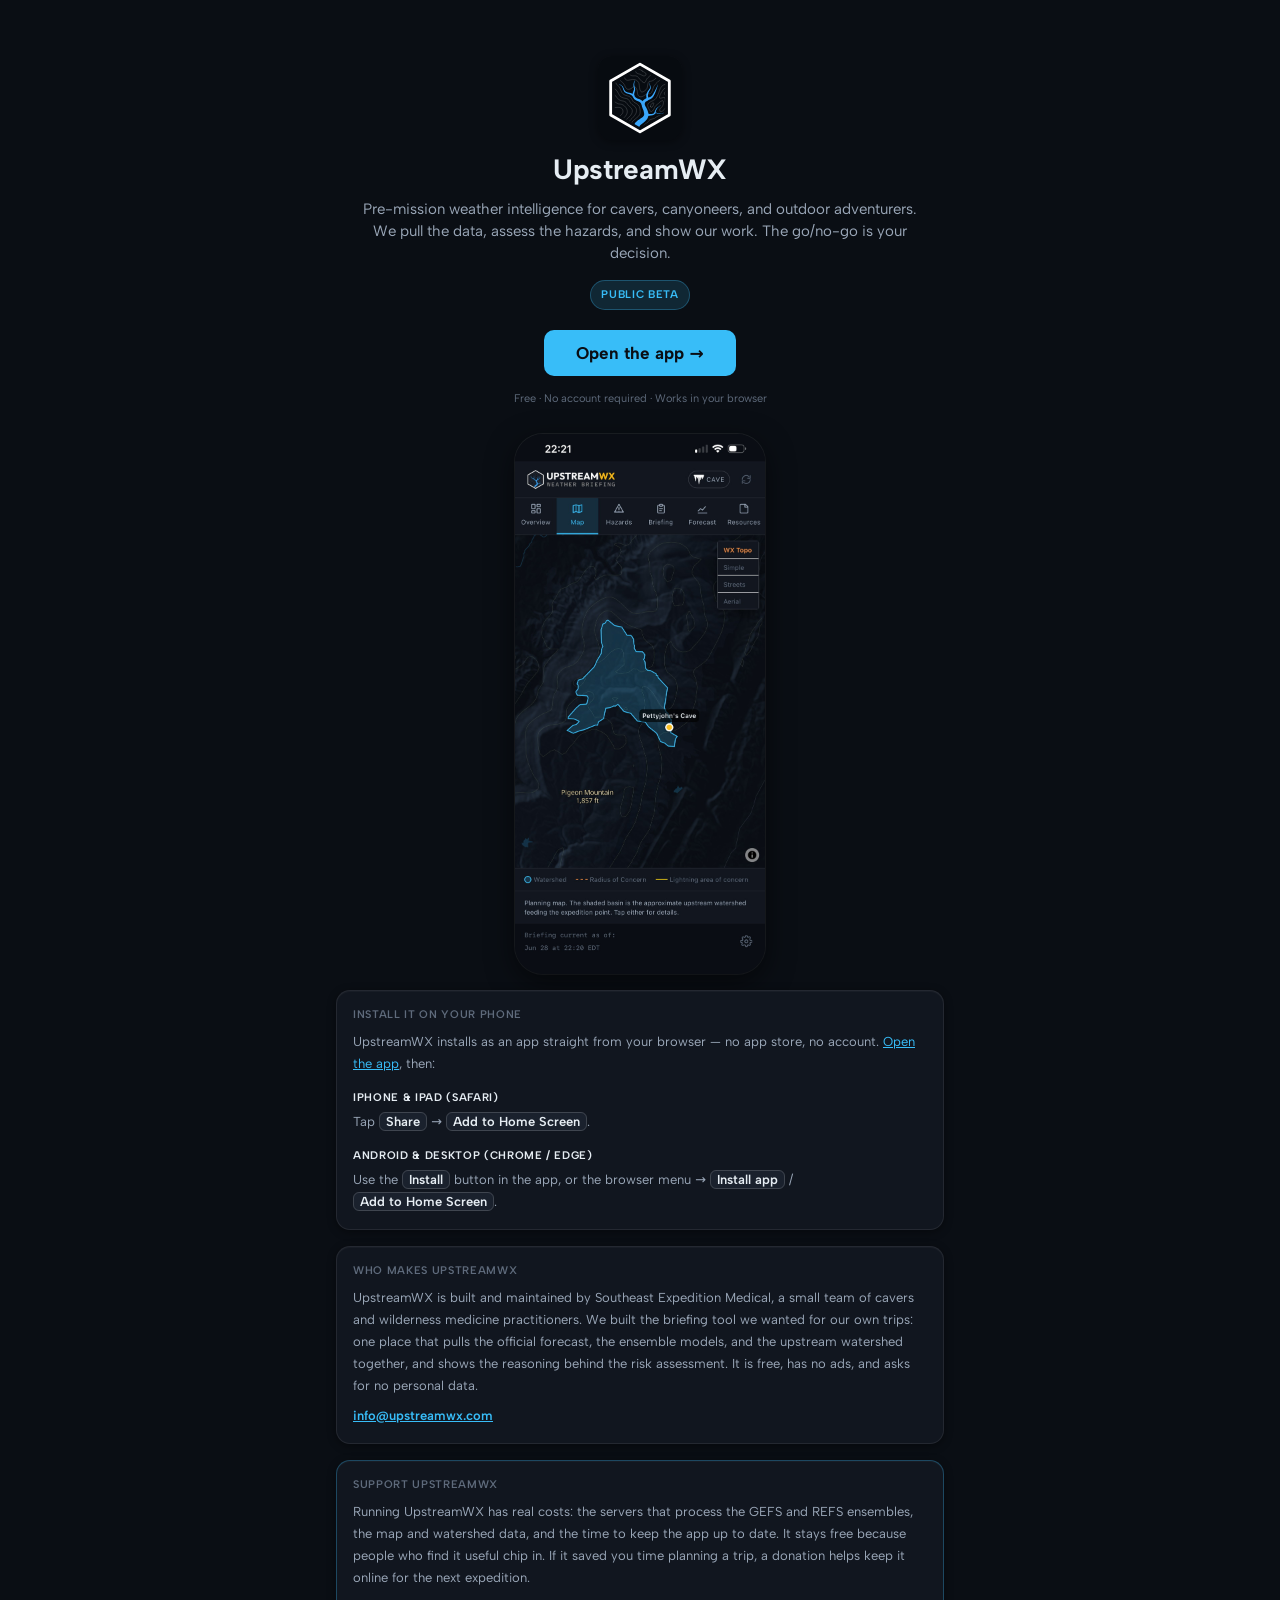
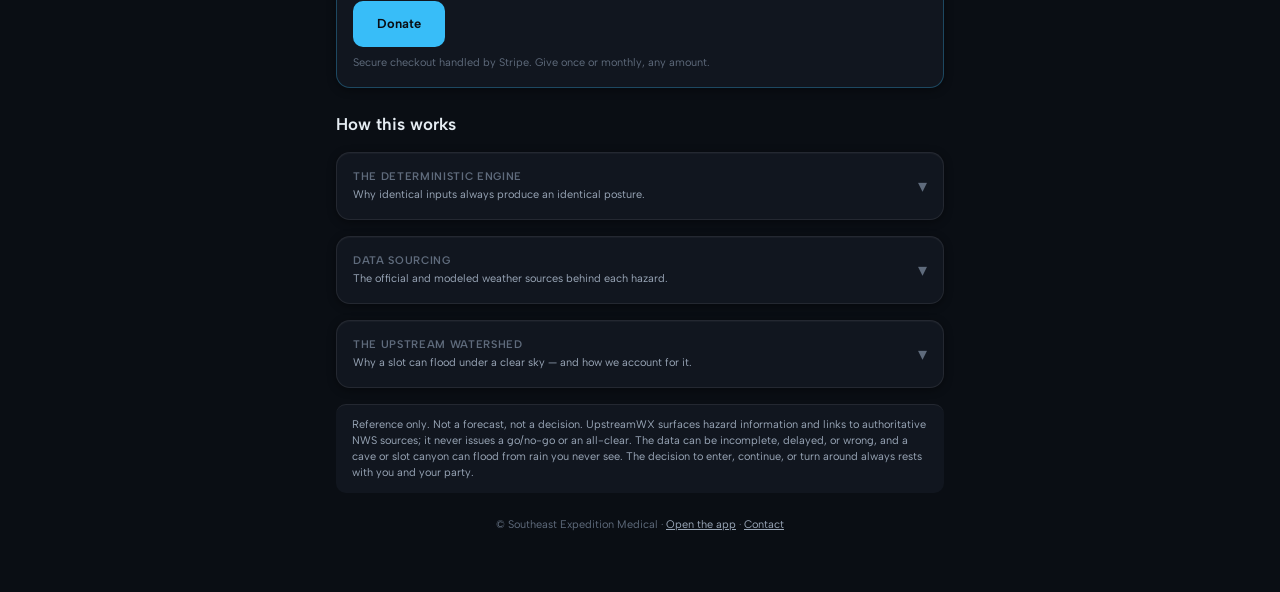
<file: landing/index.html>
<!DOCTYPE html>
<html lang="en">
  <head>
    <meta charset="utf-8" />
    <meta name="viewport" content="width=device-width, initial-scale=1, viewport-fit=cover" />
    <meta name="theme-color" content="#0a0e14" />
    <meta name="color-scheme" content="dark" />
    <meta
      name="description"
      content="UpstreamWX — a planning-reference, multi-hazard weather briefing for caving and canyoneering. Reference only."
    />
    <link rel="canonical" href="https://upstreamwx.com/" />

    <!-- Social / link previews -->
    <meta property="og:type" content="website" />
    <meta property="og:title" content="UpstreamWX — Weather Briefing for Caving & Canyoneering" />
    <meta
      property="og:description"
      content="Official and modeled weather for four life-safety hazards — flash flooding, lightning, heat, and cold/wet + hypothermia — over the upstream watershed. Reference only."
    />
    <meta property="og:url" content="https://upstreamwx.com/" />
    <meta name="twitter:card" content="summary" />

    <title>UpstreamWX — Weather Briefing for Caving &amp; Canyoneering</title>
    <link rel="icon" href="icons/icon.svg" type="image/svg+xml" />
    <link rel="apple-touch-icon" href="icons/icon.svg" />
    <!-- Albert Sans / Ubuntu Mono are vendored same-origin (docs/font-vendoring-provenance.md,
         same SA-05 rationale as the app's map libraries). Preload the primary body face. -->
    <link
      rel="preload"
      href="vendor/fonts/albert-sans-v4-latin-wght-normal.woff2"
      as="font"
      type="font/woff2"
      crossorigin
    />
    <link rel="stylesheet" href="styles/tokens.css" />
    <link rel="stylesheet" href="styles/landing.css" />
  </head>
  <body>
    <main class="wrap">
      <!-- Hero: identity + the one action that matters — open the app. -->
      <header class="hero">
        <img class="hero__logo" src="icons/icon.svg" alt="UpstreamWX logo" width="84" height="84" />
        <h1 class="hero__name">UpstreamWX</h1>
        <p class="hero__tagline">
          Pre-mission weather intelligence for cavers, canyoneers, and outdoor adventurers.
          We pull the data, assess the hazards, and show our work. The go/no-go is your decision.
        </p>
        <span class="beta-pill">Public Beta</span>
        <a class="cta" href="https://app.upstreamwx.com">Open the app &rarr;</a>
        <p class="hero__beta-note">Free &middot; No account required &middot; Works in your browser</p>
      </header>

      <!-- App screenshot — live example of the Map view with upstream watershed.
           Progressive JPEG, sized to exactly 3x the 250x540 CSS px .screenshot renders at.
           Progressive matters on a slow link: a baseline JPEG paints top-down, so a
           half-arrived hero reads as broken rather than as loading. -->
      <figure class="screenshot-fig">
        <img
          class="screenshot"
          src="images/app-screenshot.jpg"
          alt="UpstreamWX map view showing the upstream watershed for Pettyjohn's Cave on a dark topo basemap"
          width="749"
          height="1620"
          loading="lazy"
        />
      </figure>

      <!-- Add to Home Screen. The PWA install prompt only fires on the app's own origin
           (app.upstreamwx.com), and iOS never fires it at all — so the honest, reliable
           instruction is: open the app, then add it from the browser. -->
      <section class="card install">
        <div class="eyebrow">Install it on your phone</div>
        <p class="install__lead">
          UpstreamWX installs as an app straight from your browser — no app store, no
          account. <a href="https://app.upstreamwx.com">Open the app</a>, then:
        </p>
        <ul class="install__steps">
          <li>
            <span class="install__plat">iPhone &amp; iPad (Safari)</span>
            Tap <kbd>Share</kbd> &rarr; <kbd>Add to Home Screen</kbd>.
          </li>
          <li>
            <span class="install__plat">Android &amp; desktop (Chrome / Edge)</span>
            Use the <kbd>Install</kbd> button in the app, or the browser menu &rarr;
            <kbd>Install app</kbd> / <kbd>Add to Home Screen</kbd>.
          </li>
        </ul>
      </section>

      <!-- Who makes it (mirrors the PWA About view). -->
      <section class="card">
        <div class="eyebrow">Who makes UpstreamWX</div>
        <p class="about-p">
          UpstreamWX is built and maintained by Southeast Expedition Medical, a small team
          of cavers and wilderness medicine practitioners. We built the briefing tool we
          wanted for our own trips: one place that pulls the official forecast, the ensemble
          models, and the upstream watershed together, and shows the reasoning behind the
          risk assessment. It is free, has no ads, and asks for no personal data.
        </p>
        <a class="about-contact" href="mailto:info@upstreamwx.com">info@upstreamwx.com</a>
      </section>

      <!-- Support / donate (mirrors the PWA About view). -->
      <section class="card about-support">
        <div class="eyebrow">Support UpstreamWX</div>
        <p class="about-p">
          Running UpstreamWX has real costs: the servers that process the GEFS and REFS
          ensembles, the map and watershed data, and the time to keep the app up to date.
          It stays free because people who find it useful chip in. If it saved you time
          planning a trip, a donation helps keep it online for the next expedition.
        </p>
        <a class="about-donate" href="https://donate.stripe.com/3cIbIT75o6Jxept4aw4c800" target="_blank" rel="noopener noreferrer">Donate</a>
        <p class="about-support__note">Secure checkout handled by Stripe. Give once or monthly, any amount.</p>
      </section>

      <!-- Methodology, condensed from the About view's collapsible cards. -->
      <div class="about-section-head">How this works</div>

      <details class="card about-fold">
        <summary class="about-fold__summary">
          <span class="about-fold__head">
            <span class="eyebrow">The deterministic engine</span>
            <span class="about-fold__teaser">Why identical inputs always produce an identical posture.</span>
          </span>
          <span class="about-fold__chev" aria-hidden="true">&#9662;</span>
        </summary>
        <div class="about-fold__body">
          <p class="about-p">
            Every hazard posture, confidence level, and window of concern is decided by a
            deterministic, documented rule engine. Identical inputs always produce an
            identical result. The language model used for summary generation only frames
            the wording of the summary. It can never compute, raise, or lower a posture.
          </p>
          <ul class="about-list">
            <li>Four hazard exposures are scored independently on a common scale (Low, Moderate, High, Extreme).</li>
            <li>Each hazard applies only in the expedition phases where it is relevant (approach, technical span, egress) and per activity type. A cave technical span is treated as isolated from surface weather and shows flash flood only.</li>
            <li>The overall expedition posture is the maximum across all applicable hazards, and every hazard stays visible, so a high lightning posture on approach is never hidden behind a low flood posture.</li>
            <li>A confidence qualifier per hazard comes from GEFS ensemble agreement and cross-source consistency, including GEFS and REFS agreement on same-day windows.</li>
          </ul>
        </div>
      </details>

      <details class="card about-fold">
        <summary class="about-fold__summary">
          <span class="about-fold__head">
            <span class="eyebrow">Data sourcing</span>
            <span class="about-fold__teaser">The official and modeled weather sources behind each hazard.</span>
          </span>
          <span class="about-fold__chev" aria-hidden="true">&#9662;</span>
        </summary>
        <div class="about-fold__body">
          <p class="about-p">
            Providers sit behind a common interface, so the engine never depends on a
            specific source. If a non-mandatory source is unavailable the briefing still
            renders, marking that input as unavailable.
          </p>
          <div class="about-sources">
            <div><div class="about-source__name">NWS API <span class="about-source__access">api.weather.gov</span></div><div class="about-source__desc">Forecast discussions (AFD), watches, warnings, advisories, and NWS Heat Index categories. The authoritative anchor and a mandatory source.</div></div>
            <div><div class="about-source__name">Open-Meteo <span class="about-source__access">HRRR-derived fields</span></div><div class="about-source__desc">Derived numerical fields (QPF, precip probability, CAPE / lifted index, temperature, humidity, apparent temperature, wind) feeding all four hazard models.</div></div>
            <div><div class="about-source__name">GEFS (in-house) <span class="about-source__access">NCEP GRIB2, processed server-side</span></div><div class="about-source__desc">Global Ensemble Forecast System member-exceedance probabilities of precip and a convective proxy over the upstream domain, covering the full multi-day planning horizon at ~25 km resolution.</div></div>
            <div><div class="about-source__name">REFS (in-house) <span class="about-source__access">~3 km, same-day ~6 to 36 h</span></div><div class="about-source__desc">Rapid Ensemble Forecast System (RRFS Ensemble) neighborhood probabilities — 1 h / 3 h QPF, lightning, reflectivity — that sharpen the same-day window at ~3 km. Where both GEFS and REFS are in range, the engine takes the higher posture; REFS is authoritative for confidence.</div></div>
            <div><div class="about-source__name">SPC outlook <span class="about-source__access">Storm Prediction Center</span></div><div class="about-source__desc">Categorical and probabilistic severe and thunderstorm outlook, a secondary cross-check for lightning.</div></div>
            <div><div class="about-source__name">USGS NHD / WBD <span class="about-source__access">NLDI and Watershed Boundary Dataset</span></div><div class="about-source__desc">The stream network and watershed boundaries used to delineate the upstream contributing basin (a pour-point trace, with a HUC-12 fallback).</div></div>
          </div>
        </div>
      </details>

      <details class="card about-fold">
        <summary class="about-fold__summary">
          <span class="about-fold__head">
            <span class="eyebrow">The upstream watershed</span>
            <span class="about-fold__teaser">Why a slot can flood under a clear sky — and how we account for it.</span>
          </span>
          <span class="about-fold__chev" aria-hidden="true">&#9662;</span>
        </summary>
        <div class="about-fold__body">
          <p class="about-p">
            Flash-flood risk is assessed over the upstream contributing basin — the land
            that drains toward your point, not the point itself. This matters because a slot
            can flood under a clear sky from rain falling miles upstream. Aggregating
            probability over the drainage area is what catches that. Your coordinate is
            snapped onto the mapped stream network, the exact upstream basin is delineated,
            and ensemble precipitation probabilities are aggregated across it.
          </p>
          <p class="about-p">
            Surface delineation is a defensible proxy for canyoneering, but in karst terrain
            it is a rough estimate at best — underground drainage can cut across surface
            basins. Flash-flood risk is intentionally assessed on the coarse global GEFS grid
            (~0.5°, ~25 km) for the planning horizon — which buffers the watershed edges and
            partly accounts for subsurface drainage — sharpened inside the same-day window by the
            3 km REFS ensemble. User
            judgment is always required.
          </p>
        </div>
      </details>

      <!-- Reference-only disclaimer — required on every user-facing artifact (PRD Appendix C). -->
      <div class="disclaimer">
        Reference only. Not a forecast, not a decision. UpstreamWX surfaces hazard
        information and links to authoritative NWS sources; it never issues a go/no-go or an
        all-clear. The data can be incomplete, delayed, or wrong, and a cave or slot canyon
        can flood from rain you never see. The decision to enter, continue, or turn around
        always rests with you and your party.
      </div>

      <p class="foot">
        &copy; Southeast Expedition Medical &middot;
        <a href="https://app.upstreamwx.com">Open the app</a> &middot;
        <a href="mailto:info@upstreamwx.com">Contact</a>
      </p>
    </main>
  </body>
</html>
</file>
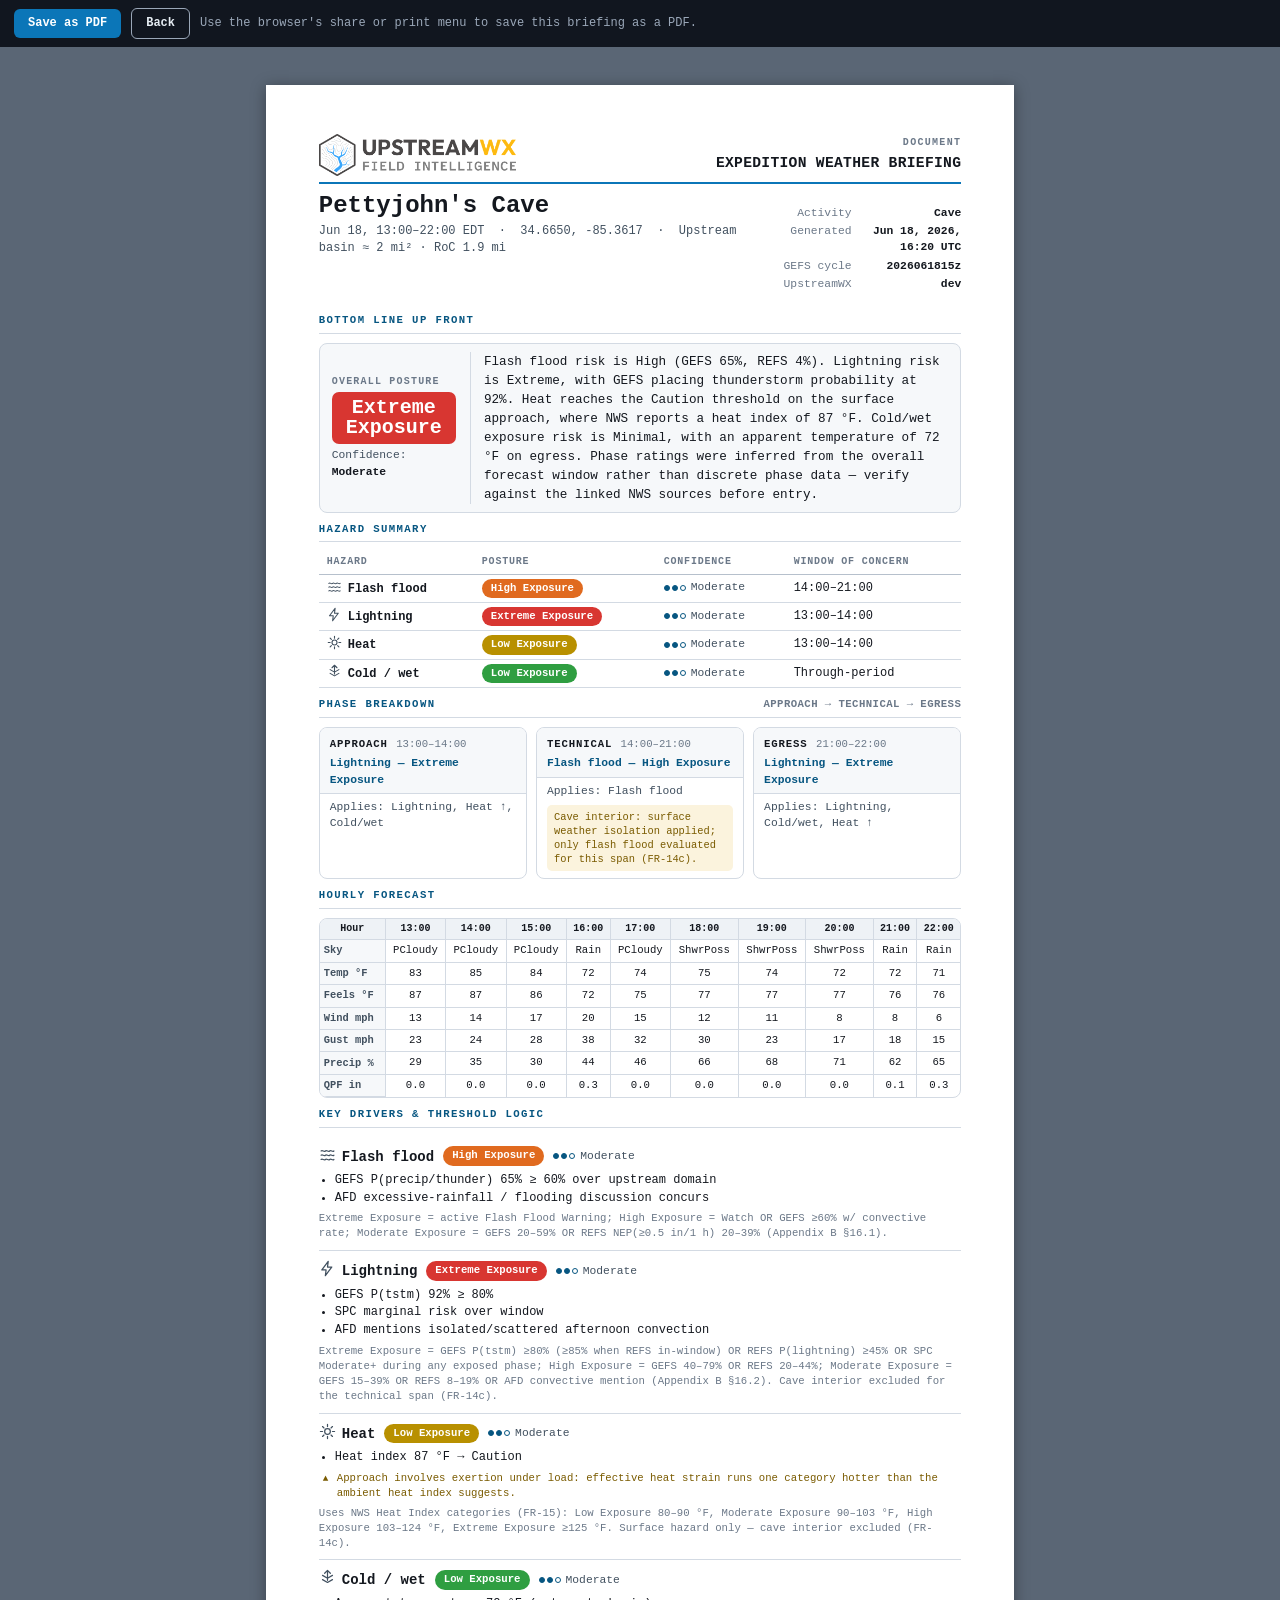
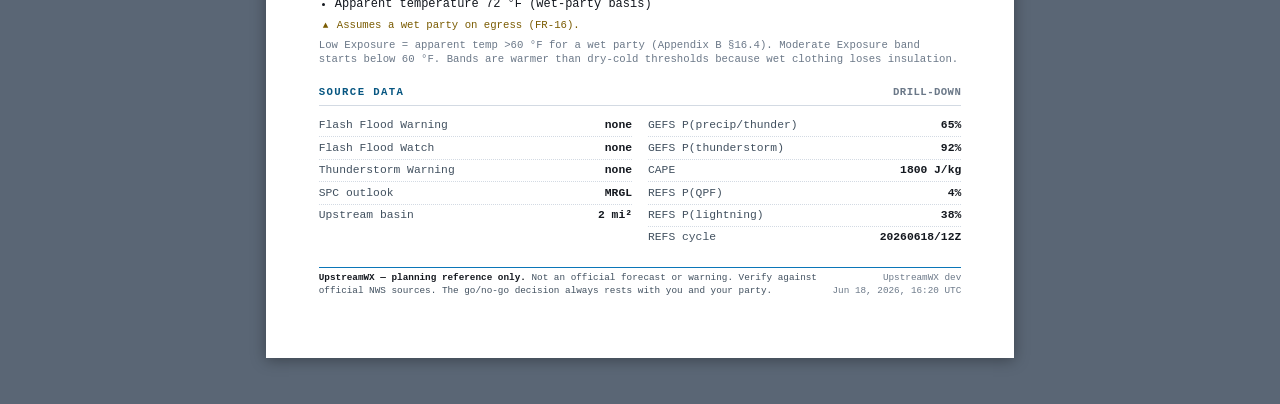
<file: frontend/pdf/briefing-pdf.html>
<!doctype html>
<html lang="en">
<head>
<meta charset="utf-8" />
<meta name="viewport" content="width=device-width, initial-scale=1" />
<title>UpstreamWX — Expedition Weather Briefing</title>
<!--
  PDF export template (FR-27, PRD §17.3).

  A print-optimized, single-origin render of the structured briefing contract
  (the same object the PWA renders its views from — frontend/data/sample-briefing.json,
  api BriefingResponse). Deliberately a LIGHT "paper" document rather than the dark
  PWA chrome: a PDF is read on paper or a white reader pane, where the dark briefing
  surface wastes ink and loses contrast. The FR-35 severity ladder is preserved as the
  ONLY loud color, per the style guide's "severity is the only loud color" principle.

  Reference-only (the five non-negotiables): this renders the engine's structured
  result verbatim and never emits a verdict. The §17.3 reference-only footer rides on
  every printed page.

  Data source: window.__BRIEFING__ if injected (the live tool path), else it fetches
  ../data/sample-briefing.json so the file is openable standalone as a worked example.
-->
<style>
  /* ── Page geometry ─────────────────────────────────────────────────────
     US Letter with a running footer reserved on every page. */
  @page {
    size: Letter;
    /* Zero TOP/BOTTOM margins so the browser's own print chrome (URL, date,
       "Page x of y") has no margin box to render into and is suppressed. The
       page's real top margin and the reference-only footer are supplied
       in-document by the layout table's <thead> spacer and repeating <tfoot>
       (see Pagination below), which print on every page in every engine —
       including iOS Safari, where position:fixed footers do NOT repeat.
       Side margins (≈0.71") stay here for horizontal breathing room. */
    margin: 0 18mm;
  }

  :root {
    /* Paper surfaces (light theme — print-first) */
    --p-bg: #ffffff;
    --p-surface: #f6f8fa;
    --p-surface-2: #eef2f6;
    --p-border: #d3dae3;
    --p-border-strong: #b6c0cc;
    --p-ink: #14181f;
    --p-ink-2: #41505f;
    --p-ink-muted: #6b7888;
    --p-brand: #0b76b8;        /* river cyan, darkened for paper contrast */
    --p-brand-ink: #075681;

    /* FR-35 severity ladder — the only semantic color set */
    --sev-minimal: #2f9e41;
    --sev-elevated: #c08a00;
    --sev-high: #e06a1f;
    --sev-extreme: #d83631;
    --heat-caution: #b89000;
    --heat-ext-caution: #c47a16;
    --heat-danger: #c4521f;
    --heat-ext-danger: #c02824;

    --sev-minimal-wash: #e7f5ea;
    --sev-elevated-wash: #fbf3dd;
    --sev-high-wash: #fdeede;
    --sev-extreme-wash: #fce4e3;
    --heat-caution-wash: #f8f1d6;
  }

  * { box-sizing: border-box; }

  html, body {
    margin: 0;
    padding: 0;
    background: #5a6675;           /* screen-only gutter around the page */
    color: var(--p-ink);
    font-family: ui-monospace, "SF Mono", "Roboto Mono", Menlo, Consolas, monospace;
    font-size: 10.5pt;
    line-height: 1.45;
    -webkit-print-color-adjust: exact;
    print-color-adjust: exact;
    /* Disable mobile/WebKit text auto-inflation (iOS Safari enlarges body text
       on print, which blew the fonts up and broke pagination — 2 pages became
       3). Pin it so the pt sizes render as authored on every device. */
    -webkit-text-size-adjust: 100%;
    text-size-adjust: 100%;
  }

  .mono { font-family: ui-monospace, "SF Mono", "Roboto Mono", Menlo, Consolas, monospace; }

  /* The page sheet — visible on screen, dissolves into the print page. */
  .sheet {
    width: 198mm;
    min-height: 272mm;
    margin: 10mm auto;
    padding: 13mm 14mm 16mm;
    background: var(--p-bg);
    box-shadow: 0 2px 14px rgba(0,0,0,0.35);
  }

  /* ── Masthead ─────────────────────────────────────────────────────────── */
  .masthead {
    display: flex;
    align-items: center;
    justify-content: space-between;
    gap: 12px;
    padding-bottom: 6px;
    border-bottom: 2px solid var(--p-brand);
  }
  .brand__logo { height: 42px; width: auto; display: block; flex: none; }
  .masthead__doc {
    text-align: right;
    font-size: 7.5pt; letter-spacing: 0.13em; text-transform: uppercase;
    color: var(--p-ink-muted); font-weight: 600;
  }
  .masthead__doc strong { display: block; font-size: 11pt; letter-spacing: 0.02em; color: var(--p-ink); margin-top: 2px; }

  /* ── Mission meta strip ───────────────────────────────────────────────── */
  .mission {
    display: flex; align-items: flex-start; justify-content: space-between;
    gap: 16px; margin-top: 9px;
  }
  .mission__title { font-size: 18pt; font-weight: 700; line-height: 1.1; margin: 0; }
  .mission__sub { font-size: 9pt; color: var(--p-ink-2); margin-top: 3px; }
  .meta-grid {
    display: grid; grid-template-columns: auto auto; gap: 2px 18px;
    font-size: 8.5pt; text-align: right; color: var(--p-ink-2);
  }
  .meta-grid dt { color: var(--p-ink-muted); }
  .meta-grid dd { margin: 0; font-weight: 600; color: var(--p-ink); }
  .meta-row { display: contents; }

  /* ── Section scaffolding ──────────────────────────────────────────────── */
  .section { margin-top: 9px; }
  .section--break { break-inside: avoid; }
  .section__head {
    display: flex; align-items: baseline; gap: 8px;
    font-size: 8pt; font-weight: 700; letter-spacing: 0.13em; text-transform: uppercase;
    color: var(--p-brand-ink);
    border-bottom: 1px solid var(--p-border);
    padding-bottom: 4px; margin-bottom: 9px;
  }
  .section__head .hint { margin-left: auto; font-weight: 600; letter-spacing: 0.04em; color: var(--p-ink-muted); }

  /* ── BLUF banner ──────────────────────────────────────────────────────── */
  .bluf {
    display: flex; align-items: center; gap: 14px;
    padding: 8px 12px; border-radius: 8px;
    border: 1px solid var(--p-border);
    background: var(--p-surface);
  }
  .bluf__posture { display: flex; flex-direction: column; gap: 3px; }
  .bluf__eyebrow { font-size: 7.5pt; font-weight: 700; letter-spacing: 0.12em; text-transform: uppercase; color: var(--p-ink-muted); }
  .bluf__chip {
    align-self: flex-start;
    font-size: 15pt; font-weight: 800; line-height: 1;
    padding: 6px 14px; border-radius: 7px; color: #fff;
    text-align: center;
  }
  .bluf__conf { font-size: 8.5pt; color: var(--p-ink-2); }
  .bluf__conf strong { color: var(--p-ink); }
  .bluf__summary { font-size: 9.5pt; line-height: 1.5; margin: 0; color: var(--p-ink); }
  .bluf__divider { width: 1px; align-self: stretch; background: var(--p-border); }

  /* ── Hazard BLUF table ────────────────────────────────────────────────── */
  table { width: 100%; border-collapse: collapse; }
  .hz-table th, .hz-table td {
    text-align: left; padding: 4px 8px; font-size: 9pt;
    border-bottom: 1px solid var(--p-border);
  }
  .hz-table th {
    font-size: 7.5pt; font-weight: 700; letter-spacing: 0.08em; text-transform: uppercase;
    color: var(--p-ink-muted); border-bottom: 1px solid var(--p-border-strong);
  }
  .hz-table td.hz-name { font-weight: 600; }
  .hz-table .col-c { text-align: center; }
  .hz-icon { width: 15px; height: 15px; vertical-align: -2px; margin-right: 6px; color: var(--p-ink-2); }

  /* Severity chip (inline, table + phases) */
  .chip {
    display: inline-block; font-size: 8pt; font-weight: 700;
    padding: 2px 9px; border-radius: 999px; color: #fff; white-space: nowrap;
  }
  .chip--ghost { background: transparent !important; color: var(--p-ink-muted) !important; border: 1px solid var(--p-border-strong); font-weight: 600; }

  /* Confidence pip + label */
  .conf { display: inline-flex; align-items: center; gap: 5px; font-size: 8.5pt; color: var(--p-ink-2); }
  .conf__dots { display: inline-flex; gap: 2px; }
  .conf__dot { width: 6px; height: 6px; border-radius: 999px; border: 1px solid var(--p-brand-ink); }
  .conf__dot.on { background: var(--p-brand-ink); }

  /* ── Phase breakdown ──────────────────────────────────────────────────── */
  /* minmax(0, 1fr) (not bare 1fr) so columns can shrink below the min-content
     of unbreakable strings ('Lightning — Extreme', 'Cold/wet'); bare 1fr lets
     those push the grid past the right margin and clip the last card. */
  .phases { display: grid; grid-template-columns: repeat(3, minmax(0, 1fr)); gap: 9px; }
  .phase {
    border: 1px solid var(--p-border); border-radius: 8px; overflow: hidden;
    break-inside: avoid; background: var(--p-bg);
  }
  .phase__head {
    padding: 5px 10px; background: var(--p-surface);
    border-bottom: 1px solid var(--p-border);
  }
  .phase__name { font-size: 8pt; font-weight: 700; letter-spacing: 0.08em; text-transform: uppercase; color: var(--p-ink); }
  .phase__win { font-size: 8pt; color: var(--p-ink-muted); }
  .phase__lead { font-size: 8.5pt; font-weight: 600; color: var(--p-brand-ink); margin-top: 2px; }
  .phase__body { padding: 5px 10px 7px; font-size: 8.5pt; }
  .phase__applies { color: var(--p-ink-2); }
  .phase__note {
    margin-top: 6px; padding: 5px 7px; border-radius: 5px;
    background: var(--sev-elevated-wash); color: #7a5b00;
    font-size: 7.8pt; line-height: 1.35;
  }

  /* ── Hazard detail cards ──────────────────────────────────────────────── */
  .hz-detail { break-inside: avoid; padding: 9px 0; border-bottom: 1px solid var(--p-border); }
  .hz-detail:last-child { border-bottom: 0; }
  .hz-detail__head { display: flex; align-items: center; gap: 9px; margin-bottom: 5px; }
  .hz-detail__name { font-size: 10.5pt; font-weight: 700; }
  .hz-detail__name .hz-icon { width: 17px; height: 17px; }
  .hz-detail ul { margin: 4px 0 0; padding-left: 16px; }
  .hz-detail li { font-size: 9pt; line-height: 1.4; margin-bottom: 1px; }
  .hz-detail__logic { font-size: 8pt; color: var(--p-ink-muted); margin-top: 5px; line-height: 1.4; }
  .hz-detail__assume {
    font-size: 8pt; color: #7a5b00; margin-top: 5px; line-height: 1.4;
    padding-left: 18px; position: relative;
  }
  .hz-detail__assume::before { content: "▲"; position: absolute; left: 4px; font-size: 7pt; top: 1px; }

  /* ── Forecast hourly table ────────────────────────────────────────────── */
  .fx-wrap { overflow: hidden; border: 1px solid var(--p-border); border-radius: 8px; }
  .fx-table { font-size: 8pt; }
  .fx-table th, .fx-table td {
    padding: 3px 4px; text-align: center; border-bottom: 1px solid var(--p-border);
    border-right: 1px solid var(--p-border);
  }
  .fx-table th:last-child, .fx-table td:last-child { border-right: 0; }
  .fx-table tr:last-child td { border-bottom: 0; }
  .fx-table thead th { background: var(--p-surface-2); font-weight: 700; font-size: 7.5pt; }
  .fx-table tbody th {
    text-align: left; font-weight: 600; color: var(--p-ink-2);
    background: var(--p-surface); white-space: nowrap; font-size: 7.8pt;
  }
  .fx-table td.mono { font-variant-numeric: tabular-nums; }

  /* ── Source data + resources ──────────────────────────────────────────── */
  .grid-2 { display: grid; grid-template-columns: 1fr 1fr; gap: 16px; }
  .kv { font-size: 8.5pt; }
  .kv__row { display: flex; justify-content: space-between; align-items: baseline; gap: 10px; padding: 2.5px 0; border-bottom: 1px dotted var(--p-border); }
  .kv__row:last-child { border-bottom: 0; }
  .kv__k { color: var(--p-ink-2); flex: 1 1 auto; min-width: 0; }
  .kv__v { font-weight: 600; font-variant-numeric: tabular-nums; flex: none; white-space: nowrap; text-align: right; }
  .src { font-size: 8.5pt; padding: 5px 0; border-bottom: 1px solid var(--p-border); break-inside: avoid; }
  .src:last-child { border-bottom: 0; }
  .src__title { font-weight: 600; }
  .src__url { color: var(--p-brand-ink); word-break: break-all; font-size: 7.8pt; }
  .src__sub { color: var(--p-ink-muted); font-size: 7.8pt; }

  /* ── Framing attribution banner ───────────────────────────────────────── */
  .framed-banner {
    margin-top: 10px; padding: 6px 10px; border-radius: 6px;
    background: var(--p-surface-2); border: 1px solid var(--p-border);
    font-size: 7.8pt; color: var(--p-ink-2);
  }

  /* ── Pagination ───────────────────────────────────────────────────────── */
  .page-break-before { break-before: page; page-break-before: always; }
  .section__head { break-after: avoid; page-break-after: avoid; } /* never orphan a heading */

  /* ── Running margins + reference-only footer (§17.3, FR-29/FR-40) ──────────
     All content is wrapped in <table class="layout">. Browsers repeat a table's
     <thead> and <tfoot> on EVERY printed page.
       · <thead> holds .run-top = the top page margin, every page.
       · <tfoot> holds .run-foot = bottom-margin spacer, every page. It is a
         bare spacer only (no footer text) so position:fixed on .page-foot can
         own the footer without needing to live inside a hidden tfoot.
       · .page-foot sits outside the table as a fixed sibling; Chromium repeats
         position:fixed elements on every PDF page. */
  .layout { width: 100%; border-collapse: collapse; }
  .layout > thead > tr > td, .layout > tbody > tr > td, .layout > tfoot > tr > td { padding: 0; }
  .run-top { height: 10mm; }    /* top page margin, every page */
  .run-foot { height: 22mm; }   /* bottom margin + footer clearance, every page */

  .page-foot {
    display: flex; align-items: flex-end; justify-content: space-between; gap: 14px;
    margin-top: 5mm; border-top: 1.5px solid var(--p-brand); padding-top: 4px;
    font-size: 7pt; line-height: 1.35; color: var(--p-ink-2);
  }
  .page-foot__note { max-width: 158mm; }
  .page-foot__note strong { color: var(--p-ink); }
  .page-foot__meta { flex: none; text-align: right; white-space: nowrap; color: var(--p-ink-muted); }

  /* ── Print overrides ──────────────────────────────────────────────────── */
  @media print {
    html, body { background: #fff; }
    .sheet { width: auto; min-height: 0; margin: 0; padding: 0; box-shadow: none; }
    .no-print { display: none !important; }
    /* Pin the footer to the bottom of every page. .page-foot lives outside the
       layout table so hiding tfoot never affects it. Chromium repeats fixed
       elements on every PDF page. */
    .page-foot {
      position: fixed;
      bottom: 9mm;
      left: 0;
      right: 0;
      margin-top: 0;
      background: var(--p-bg);
    }
  }
  @media screen {
    .run-top { height: 0; }    /* the screen .sheet already pads the top */
    .run-foot { height: 0; }   /* screen doesn't need the per-page bottom spacer */
  }

  /* Screen-only toolbar */
  .toolbar {
    position: sticky; top: 0; z-index: 5;
    display: flex; align-items: center; gap: 10px;
    padding: 8px 14px; background: #11161f; color: #e6edf3;
    font-size: 9pt;
  }
  .toolbar button {
    font: inherit; font-weight: 600; cursor: pointer;
    background: #0b76b8; color: #fff; border: 0; border-radius: 6px; padding: 6px 14px;
  }
  .toolbar button.secondary { background: transparent; border: 1px solid #9aa7b8; color: #e6edf3; }
  .toolbar span { color: #9aa7b8; }
</style>
</head>
<body>
<div class="toolbar no-print">
  <button id="tb-print">Save as PDF</button>
  <button id="tb-back" class="secondary">Back</button>
  <span>Use the browser's share or print menu to save this briefing as a PDF.</span>
</div>

<div class="sheet" id="sheet">
  <p class="no-print" style="text-align:center;color:#6b7888;margin-top:40px">Loading briefing…</p>
</div>

<script src="briefing-pdf.js"></script>
</body>
</html>
</file>
<file: landing/styles/tokens.css>
/*
 * UpstreamWX design tokens — VENDORED COPY of frontend/styles/tokens.css so the static
 * landing site (served from its own nginx root, separate from the PWA) shares the PWA's
 * visual language. Keep in lockstep with the source if those tokens change.
 * Source of truth: frontend/styles/tokens.css / STYLE_GUIDE.md §3–§6.
 */

/* Vendored, exact-pinned webfonts served same-origin (SA-05 rationale) — landing has
 * its own nginx root, so its own copy of the font files lives in landing/vendor/fonts/. */
@font-face {
  font-family: "Albert Sans";
  font-style: normal;
  font-weight: 100 900;
  font-display: swap;
  src: url("../vendor/fonts/albert-sans-v4-latin-wght-normal.woff2") format("woff2");
}

@font-face {
  font-family: "Ubuntu Mono";
  font-style: normal;
  font-weight: 400;
  font-display: swap;
  src: url("../vendor/fonts/ubuntu-mono-v19-latin-400-normal.woff2") format("woff2");
}

@font-face {
  font-family: "Ubuntu Mono";
  font-style: normal;
  font-weight: 700;
  font-display: swap;
  src: url("../vendor/fonts/ubuntu-mono-v19-latin-700-normal.woff2") format("woff2");
}

:root {
  /* ── 3.1 Surfaces & chrome ───────────────────────────────────────── */
  --color-bg: #0a0e14;
  --color-surface: #11161f;
  --color-surface-2: #1a212d;
  --color-surface-3: #232d3b;
  --color-border: rgba(255, 255, 255, 0.08);
  --color-border-strong: rgba(255, 255, 255, 0.16);
  --color-overlay: rgba(8, 11, 16, 0.72);

  /* ── 3.2 Text ────────────────────────────────────────────────────── */
  --color-text: #e6edf3;
  --color-text-secondary: #9aa7b8;
  --color-text-muted: #5f6b7c;
  --color-text-inverse: #0a0e14;

  /* ── 3.3 Brand (river cyan) ──────────────────────────────────────── */
  --color-brand: #38bdf8;
  --color-brand-strong: #0ea5e9;
  --color-brand-dim: rgba(56, 189, 248, 0.14);

  /* ── 3.4 Severity ladder (FR-35): Minimal/Elevated/High/Extreme ──── */
  --sev-minimal: #3fb950;
  --sev-minimal-wash: rgba(63, 185, 80, 0.16);
  --sev-minimal-text: #56d364;
  --sev-elevated: #d9a514;
  --sev-elevated-wash: rgba(217, 165, 20, 0.16);
  --sev-elevated-text: #e3b341;
  --sev-high: #f0883e;
  --sev-high-wash: rgba(240, 136, 62, 0.16);
  --sev-high-text: #f0a763;
  --sev-extreme: #f85149;
  --sev-extreme-wash: rgba(248, 81, 73, 0.18);
  --sev-extreme-text: #ff7b72;

  /* ── 3.5 Heat — NWS Heat Index categories (FR-15) ────────────────── */
  --heat-caution: #e3c01a;
  --heat-ext-caution: #f0a020;
  --heat-danger: #ec6a2c;
  --heat-ext-danger: #da3633;

  /* ── 3.6 Confidence (FR-36): style, not hue ──────────────────────── */
  --confidence-mod-opacity: 0.82;
  --confidence-hatch: repeating-linear-gradient(
    -45deg,
    transparent 0 5px,
    rgba(255, 255, 255, 0.22) 5px 7px
  );

  /* ── 3.7 Utility / feedback ──────────────────────────────────────── */
  --color-info: #58a6ff;
  --color-warn: #d9a514;
  --color-offline: #bc8cff;
  --color-success: #3fb950;

  /* ── 4. Typography ───────────────────────────────────────────────── */
  --font-sans: "Albert Sans", system-ui, -apple-system, "Segoe UI", Roboto, Helvetica,
    Arial, sans-serif;
  --font-mono: "Ubuntu Mono", ui-monospace, "SF Mono", "Roboto Mono", Menlo, Consolas,
    monospace;

  --text-display: 28px;
  --lh-display: 34px;
  --text-h1: 22px;
  --lh-h1: 28px;
  --text-h2: 17px;
  --lh-h2: 24px;
  --text-body: 15px;
  --lh-body: 22px;
  --text-label: 13px;
  --lh-label: 18px;
  --text-caption: 11px;
  --lh-caption: 16px;
  --tracking-wide: 0.06em;

  /* ── 5. Spacing / radius / elevation / motion ────────────────────── */
  --space-1: 4px;
  --space-2: 8px;
  --space-3: 12px;
  --space-4: 16px;
  --space-5: 24px;
  --space-6: 32px;
  --space-8: 48px;

  --radius-sm: 6px;
  --radius-md: 10px;
  --radius-lg: 14px;
  --radius-pill: 999px;

  --shadow-card: 0 1px 0 rgba(255, 255, 255, 0.03) inset,
    0 2px 8px rgba(0, 0, 0, 0.4);
  --shadow-pop: 0 8px 28px rgba(0, 0, 0, 0.55);

  --ease: cubic-bezier(0.2, 0.6, 0.2, 1);
  --dur-fast: 120ms;
  --dur: 200ms;

  /* ── 6. Layout ───────────────────────────────────────────────────── */
  --app-max-width: 480px;
  --pill-w: 150px;     /* equal-width hazard posture pills + confidence bar */
  --pill-w-lg: 160px;  /* overall-posture pill (is-lg) + its confidence bar */
}
</file>
<file: landing/styles/landing.css>
/*
 * UpstreamWX landing page — apex (upstreamwx.com) static marketing/about page.
 *
 * The app itself lives at app.upstreamwx.com; this page exists to explain what
 * UpstreamWX is, carry the reference-only disclaimer, and send people to the app.
 * Component rules (.card / .eyebrow / .disclaimer / .about-* / .posture-chip) are
 * lifted from frontend/styles/app.css so the landing matches the PWA's About view;
 * the hero and install card are landing-only. Tokens come from tokens.css.
 */

* { box-sizing: border-box; }

html { -webkit-text-size-adjust: 100%; }

body {
  margin: 0;
  background: var(--color-bg);
  color: var(--color-text);
  font-family: var(--font-sans);
  font-size: var(--text-body);
  line-height: var(--lh-body);
  -webkit-font-smoothing: antialiased;
}

.wrap {
  max-width: 640px;
  margin: 0 auto;
  padding: var(--space-5) var(--space-4) var(--space-8);
  display: flex;
  flex-direction: column;
  gap: var(--space-4);
}

a { color: var(--color-brand); }

/* ── Hero ──────────────────────────────────────────────────────────── */
.hero {
  display: flex;
  flex-direction: column;
  align-items: center;
  text-align: center;
  gap: var(--space-3);
  padding: var(--space-6) 0 var(--space-2);
}
.hero__logo {
  width: 84px;
  height: 84px;
  border-radius: var(--radius-lg);
  box-shadow: var(--shadow-card);
}
.hero__name {
  font-size: var(--text-display);
  line-height: var(--lh-display);
  font-weight: 700;
  margin: 0;
  letter-spacing: -0.01em;
}
.hero__tagline {
  font-size: var(--text-body);
  color: var(--color-text-secondary);
  margin: 0;
  max-width: 36rem;
}

/* Public beta pill — sits above the CTA to signal launch status. */
.beta-pill {
  display: inline-flex;
  align-items: center;
  padding: 3px 10px;
  background: var(--color-brand-dim);
  border: 1px solid rgba(56, 189, 248, 0.30);
  border-radius: var(--radius-pill);
  font-size: var(--text-caption);
  font-weight: 650;
  color: var(--color-brand);
  letter-spacing: var(--tracking-wide);
  text-transform: uppercase;
  margin-top: var(--space-1);
}
.hero__beta-note {
  font-size: var(--text-caption);
  color: var(--color-text-muted);
  margin: 0;
}

/* Primary call to action — open the app on its subdomain. */
.cta {
  display: inline-flex;
  align-items: center;
  justify-content: center;
  gap: var(--space-2);
  margin-top: var(--space-2);
  padding: var(--space-3) var(--space-6);
  background: var(--color-brand);
  color: var(--color-text-inverse);
  border-radius: var(--radius-md);
  font-size: var(--text-h2);
  font-weight: 700;
  text-decoration: none;
  transition: background var(--dur) var(--ease);
}
.cta:hover { background: var(--color-brand-strong); }

/* ── App screenshot (below hero CTA) ─────────────────────────────── */
.screenshot-fig {
  margin: 0;
  display: flex;
  justify-content: center;
}
.screenshot {
  max-height: 540px;
  width: auto;
  border-radius: 28px;
  box-shadow: var(--shadow-pop), 0 0 0 1px rgba(255, 255, 255, 0.08);
  display: block;
}
@media (max-height: 700px) {
  .screenshot { max-height: 420px; }
}

/* ── Install / Add to Home Screen card ─────────────────────────────── */
.install { border-color: rgba(56, 189, 248, 0.30); }
.install__lead { font-size: var(--text-label); line-height: var(--lh-body); color: var(--color-text-secondary); margin: var(--space-2) 0 0; }
.install__steps { margin: var(--space-3) 0 0; padding: 0; list-style: none; display: flex; flex-direction: column; gap: var(--space-3); }
.install__steps li { font-size: var(--text-label); line-height: var(--lh-body); color: var(--color-text-secondary); }
.install__plat { display: block; font-weight: 650; color: var(--color-text); font-size: var(--text-caption); letter-spacing: var(--tracking-wide); text-transform: uppercase; margin-bottom: 2px; }
.install__steps kbd {
  font-family: var(--font-sans);
  font-weight: 600;
  color: var(--color-text);
  background: var(--color-surface-2);
  border: 1px solid var(--color-border-strong);
  border-radius: var(--radius-sm);
  padding: 1px 6px;
  white-space: nowrap;
}

/* ── Lifted from app.css so the about content matches the PWA ───────── */
.eyebrow {
  font-size: var(--text-caption);
  line-height: var(--lh-caption);
  font-weight: 600;
  letter-spacing: var(--tracking-wide);
  text-transform: uppercase;
  color: var(--color-text-muted);
}
.card {
  background: var(--color-surface);
  border: 1px solid var(--color-border);
  border-radius: var(--radius-lg);
  box-shadow: var(--shadow-card);
  padding: var(--space-4);
}
.about-p { font-size: var(--text-label); line-height: var(--lh-body); color: var(--color-text-secondary); margin: var(--space-2) 0 0; overflow-wrap: break-word; }
.about-list { margin: var(--space-2) 0 0; padding-left: var(--space-4); }
.about-list li { font-size: var(--text-label); line-height: var(--lh-body); color: var(--color-text-secondary); margin: var(--space-2) 0; }

.about-contact { display: inline-block; margin-top: var(--space-2); font-size: var(--text-label); font-weight: 600; color: var(--color-brand); }
.about-support { border-color: rgba(56, 189, 248, 0.30); }
.about-donate {
  display: inline-flex;
  align-items: center;
  justify-content: center;
  gap: var(--space-2);
  margin-top: var(--space-3);
  padding: var(--space-3) var(--space-5);
  background: var(--color-brand);
  color: var(--color-text-inverse);
  border-radius: var(--radius-md);
  font-size: var(--text-label);
  font-weight: 650;
  text-decoration: none;
}
.about-donate:hover { background: var(--color-brand-strong); }
.about-support__note { font-size: var(--text-caption); line-height: var(--lh-caption); color: var(--color-text-muted); margin: var(--space-2) 0 0; }

.about-section-head { font-size: var(--text-h2); line-height: var(--lh-h2); font-weight: 620; margin-top: var(--space-2); }

/* Collapsible methodology cards (native <details>) — mirrors the About view. */
.about-fold { padding: 0; }
.about-fold__summary {
  display: flex;
  align-items: center;
  justify-content: space-between;
  gap: var(--space-3);
  padding: var(--space-4);
  cursor: pointer;
  list-style: none;
}
.about-fold__summary::-webkit-details-marker { display: none; }
.about-fold__head { display: flex; flex-direction: column; gap: 2px; }
.about-fold__teaser { font-size: var(--text-caption); line-height: var(--lh-caption); color: var(--color-text-secondary); }
.about-fold__chev { color: var(--color-text-muted); flex-shrink: 0; font-size: 18px; transition: transform var(--dur) var(--ease); }
.about-fold[open] .about-fold__chev { transform: rotate(180deg); }
.about-fold__body { padding: 0 var(--space-4) var(--space-4); }
.about-fold__body > .about-p:first-child { margin-top: 0; }

.about-sources { display: flex; flex-direction: column; gap: var(--space-3); margin-top: var(--space-3); }
.about-source__name { font-size: var(--text-label); font-weight: 650; }
.about-source__access { font-weight: 500; color: var(--color-text-muted); font-size: var(--text-caption); }
.about-source__desc { font-size: var(--text-caption); line-height: var(--lh-caption); color: var(--color-text-secondary); margin-top: 1px; }

/* ── Disclaimer footer (non-negotiable #1: reference-only, every artifact) ── */
.disclaimer {
  padding: var(--space-3) var(--space-4);
  border-top: 1px solid var(--color-border);
  background: var(--color-surface);
  border-radius: var(--radius-md);
  font-size: var(--text-caption);
  line-height: var(--lh-caption);
  color: var(--color-text-secondary);
}

.foot {
  text-align: center;
  font-size: var(--text-caption);
  line-height: var(--lh-caption);
  color: var(--color-text-muted);
  margin-top: var(--space-2);
}
.foot a { color: var(--color-text-secondary); }

@media (prefers-reduced-motion: reduce) {
  .about-fold__chev, .cta { transition: none; }
}
</file>
